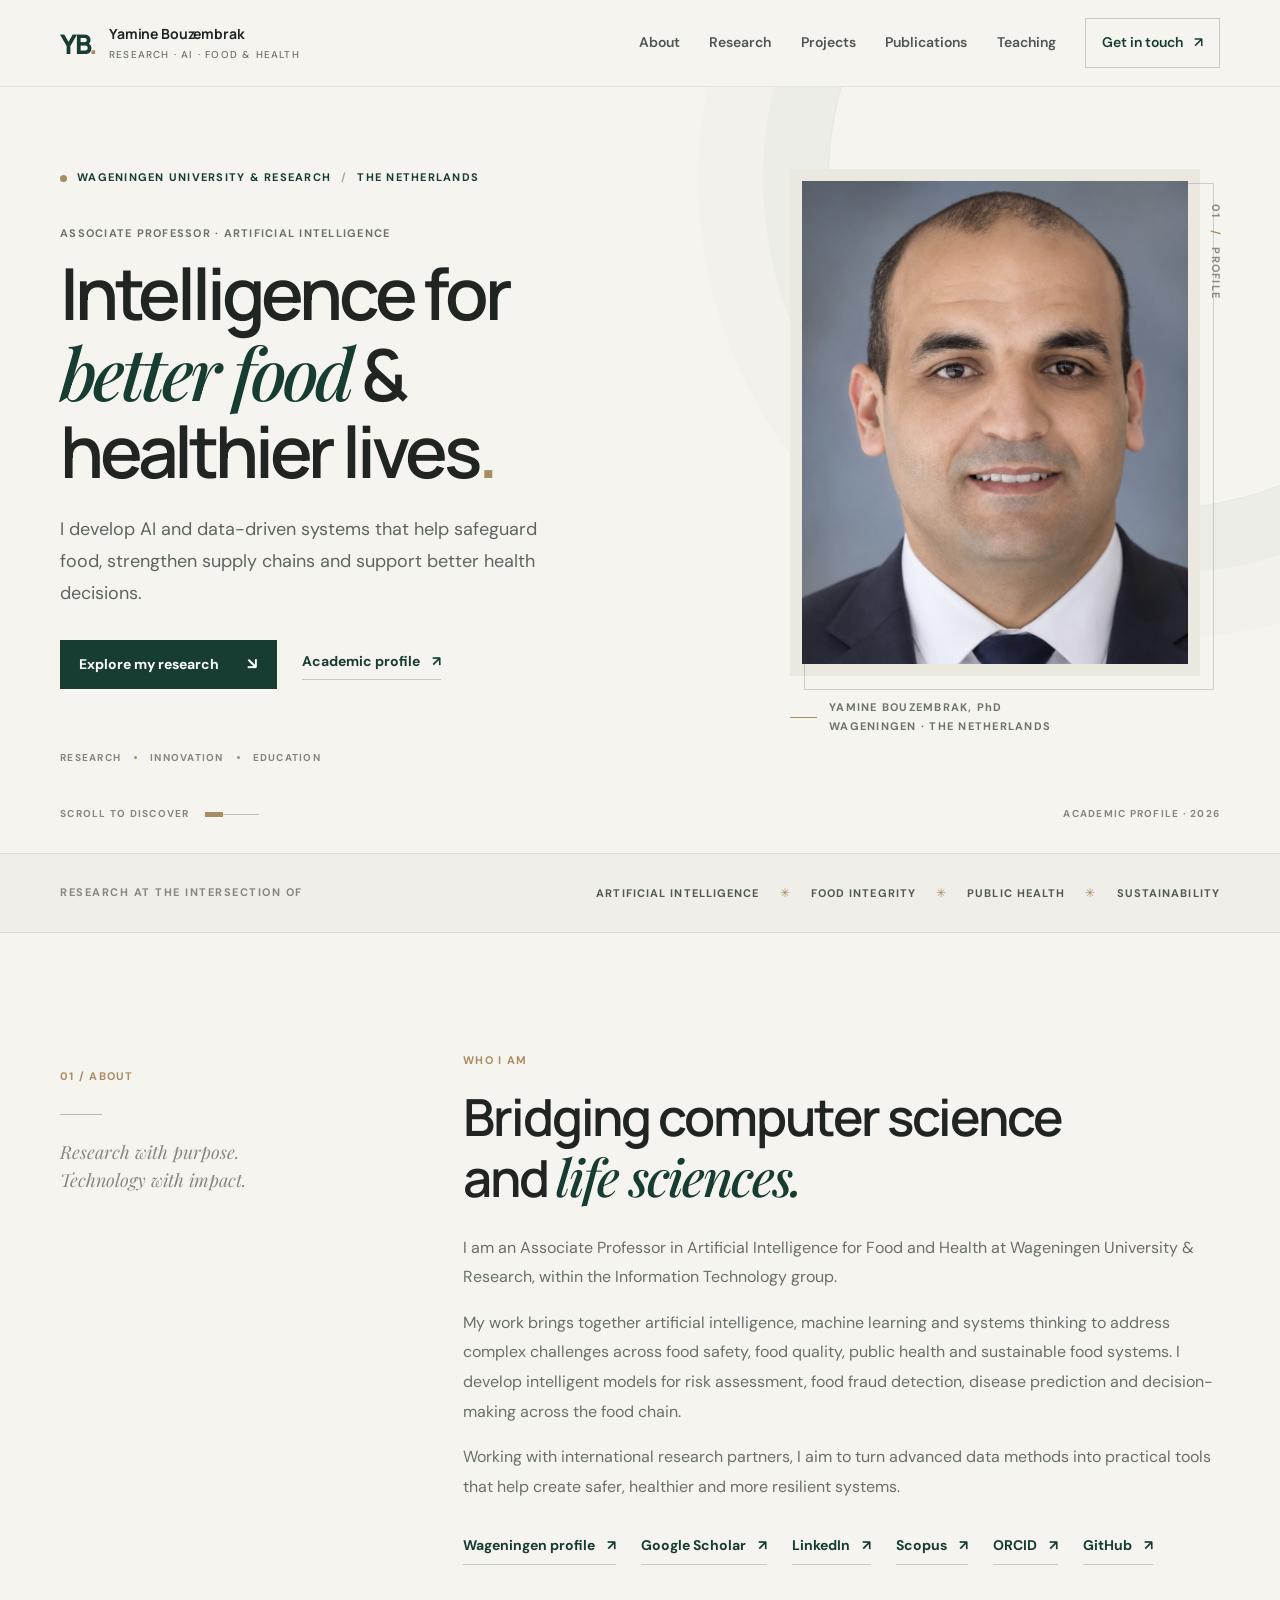
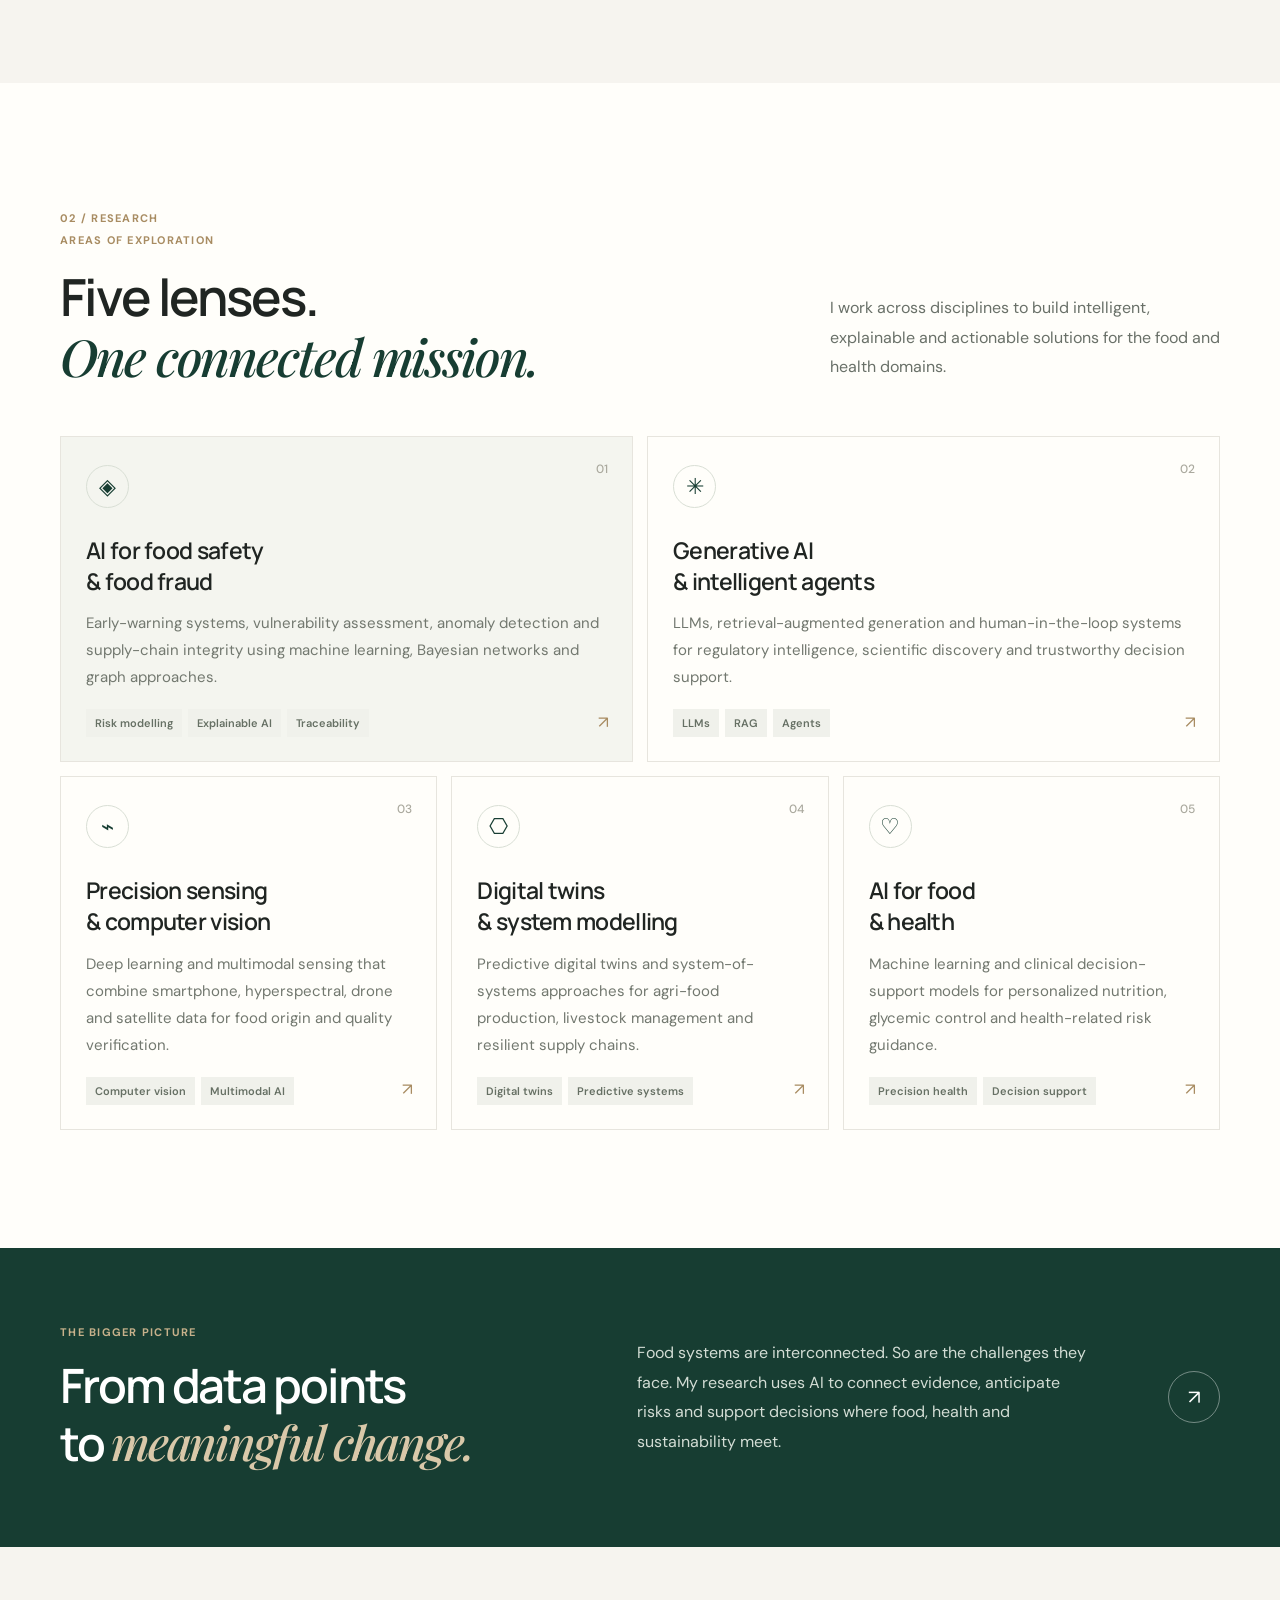
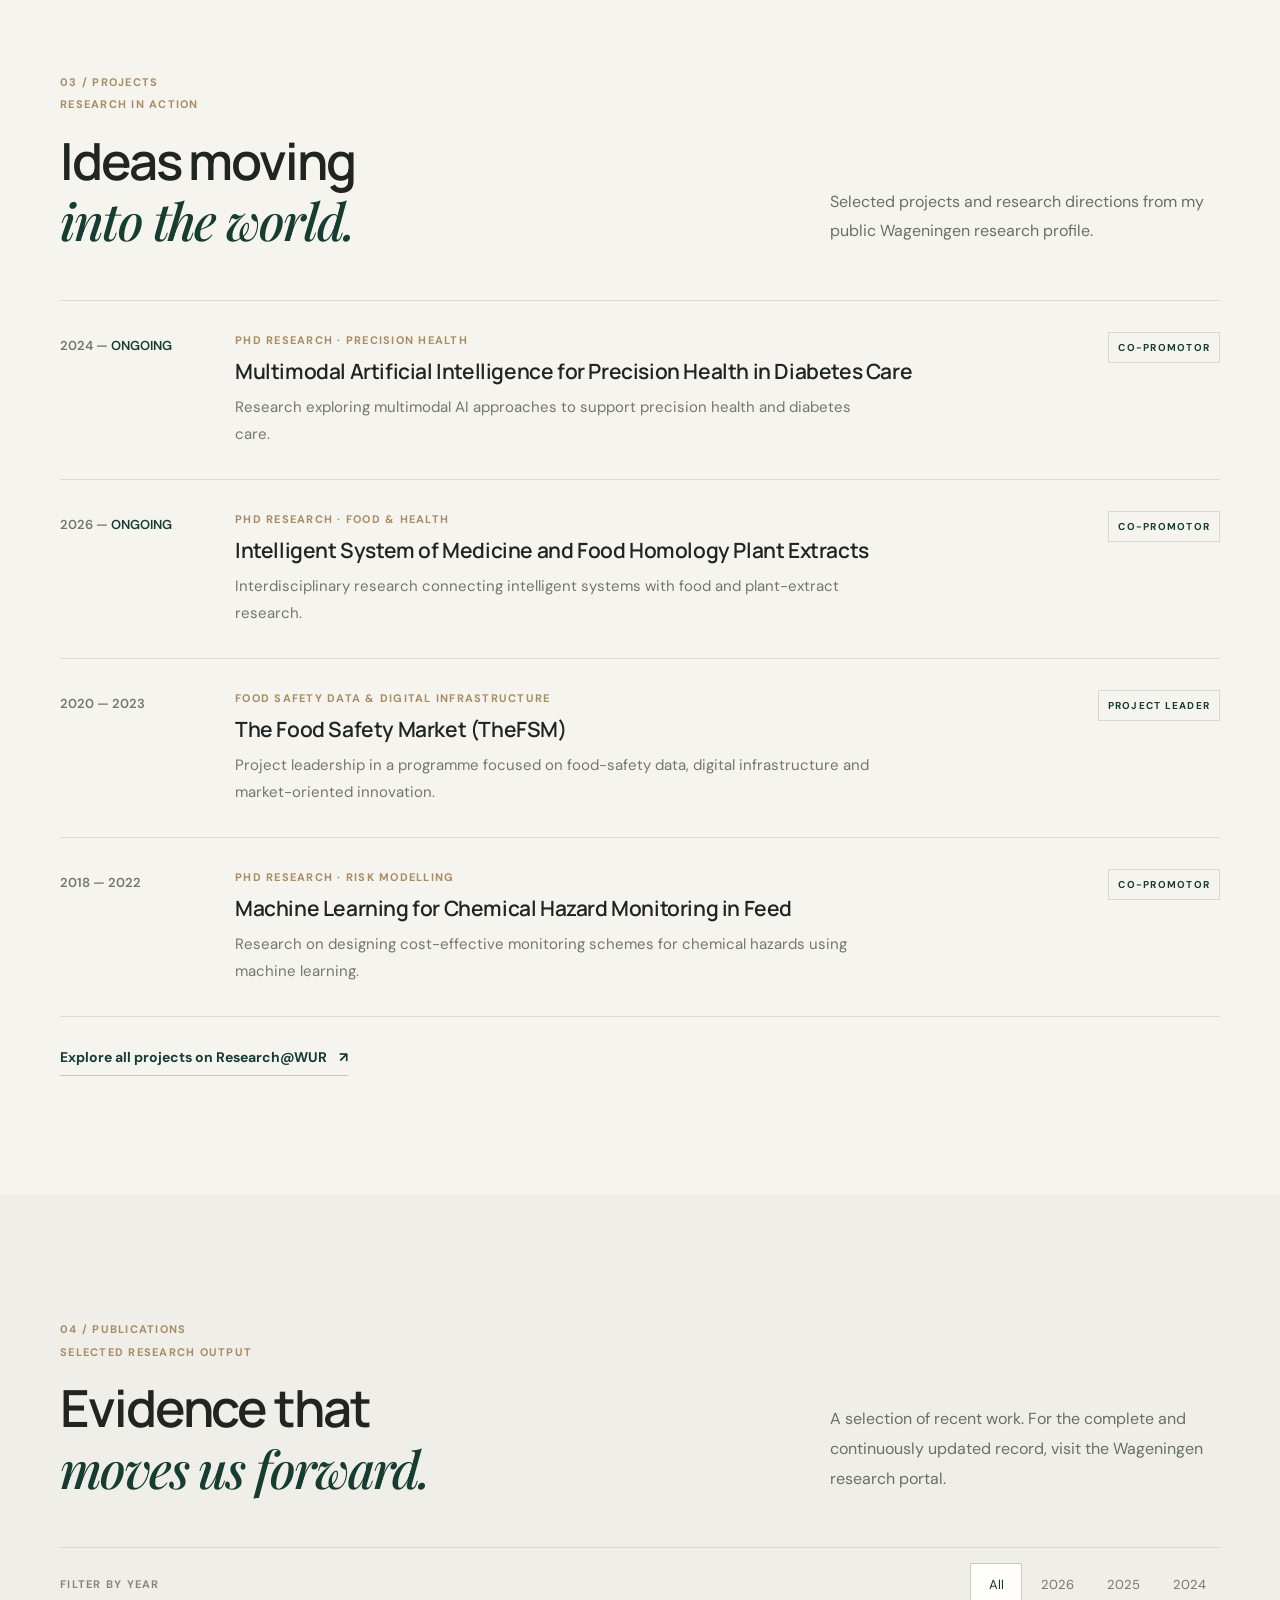
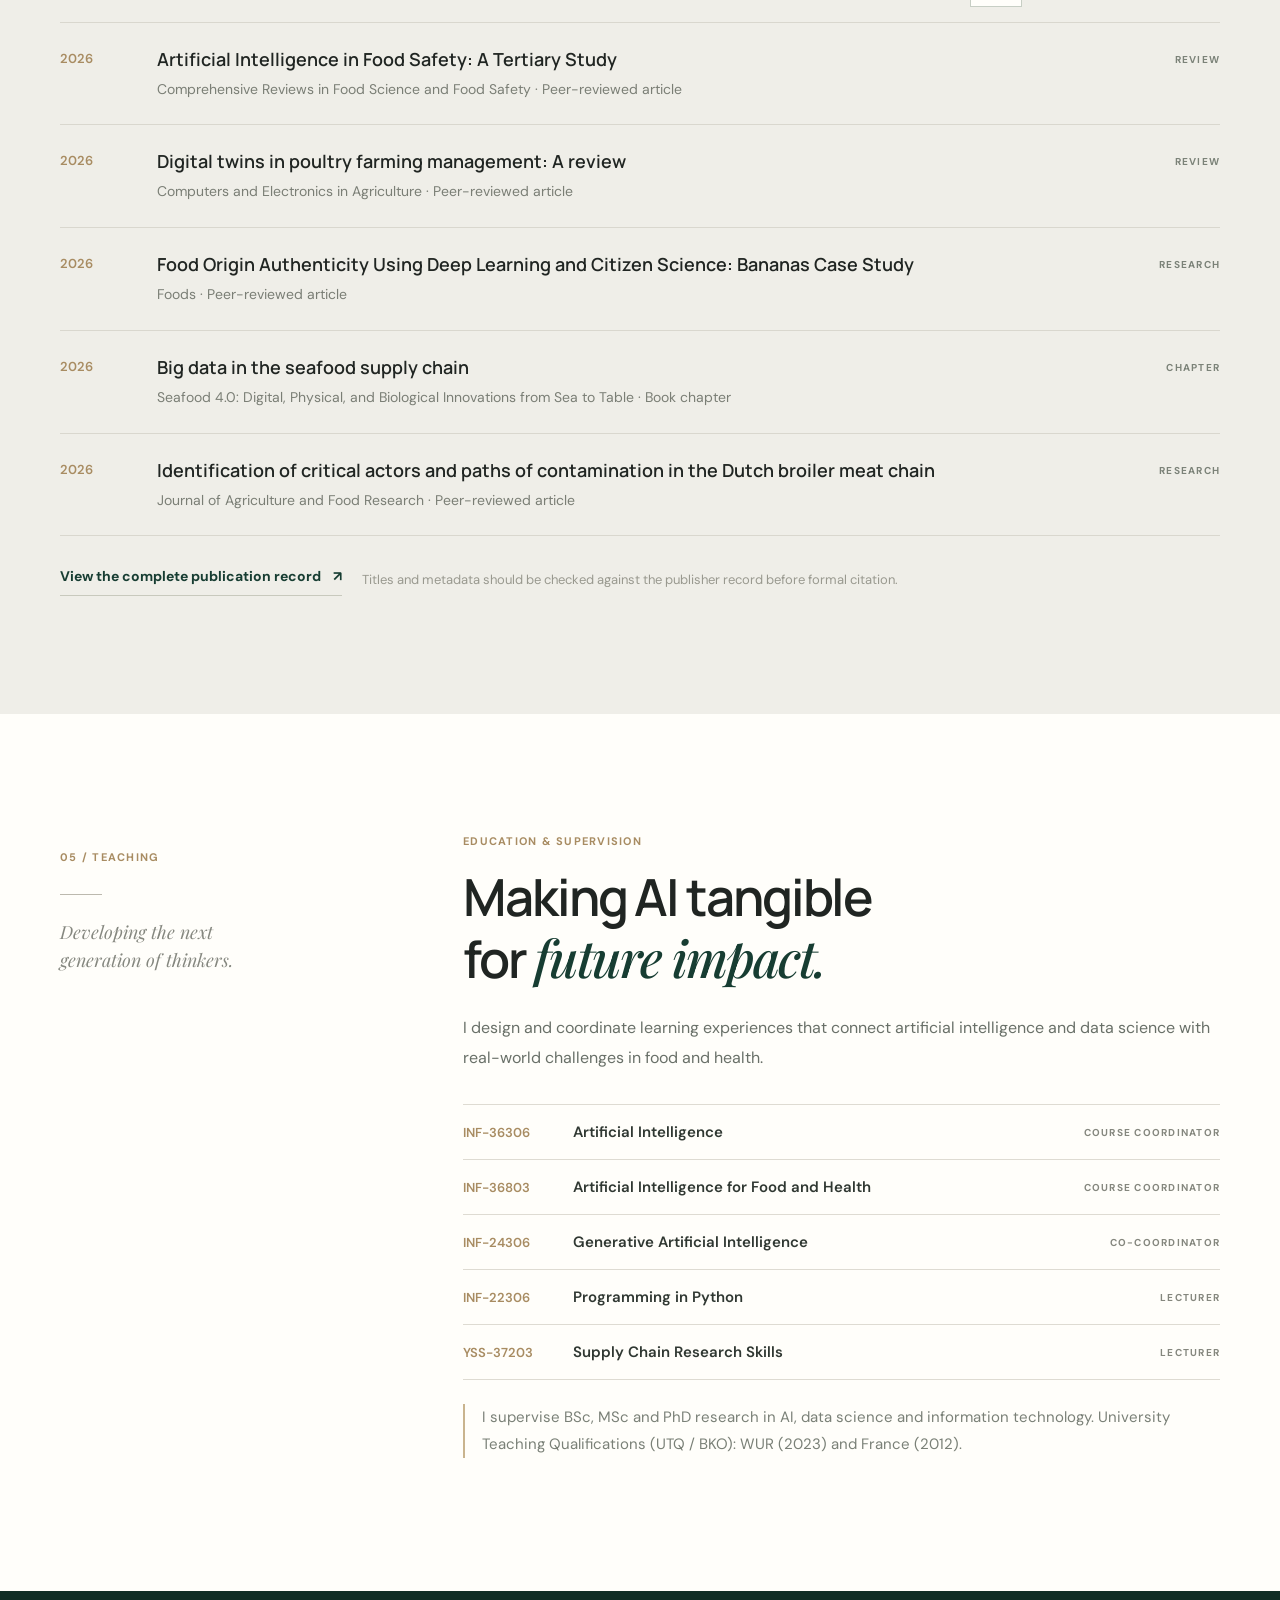
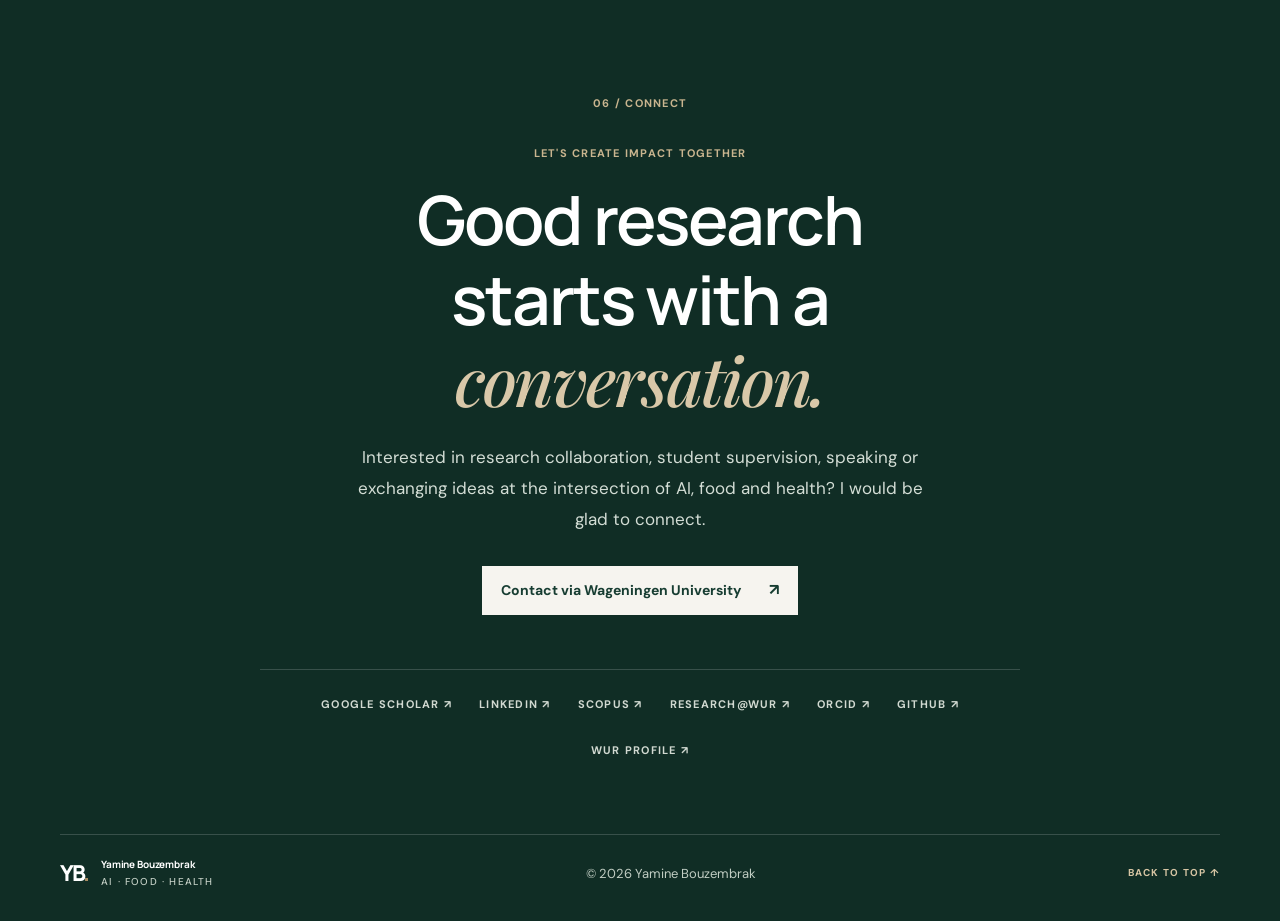
<file: index.html>
<!doctype html>
<html lang="en">
<head>
  <meta charset="utf-8">
  <meta name="viewport" content="width=device-width, initial-scale=1">
  <meta name="theme-color" content="#f6f4ef">
  <meta name="description" content="Yamine Bouzembrak, PhD — Associate Professor in Artificial Intelligence for Food and Health at Wageningen University & Research. Research in AI, food safety, food fraud, digital twins and precision health.">
  <meta property="og:title" content="Yamine Bouzembrak, PhD — AI for Food & Health">
  <meta property="og:description" content="Building intelligent systems for safer food, healthier lives and more resilient food systems.">
  <meta property="og:type" content="website">
  <meta property="og:image" content="yamine-bouzembrak.png">
  <meta name="author" content="Yamine Bouzembrak">
  <title>Yamine Bouzembrak, PhD — AI for Food & Health</title>
  <link rel="preconnect" href="https://fonts.googleapis.com">
  <link rel="preconnect" href="https://fonts.gstatic.com" crossorigin>
  <link href="https://fonts.googleapis.com/css2?family=DM+Sans:wght@400;500;600;700&family=Manrope:wght@400;500;600;700;800&family=Playfair+Display:ital,wght@0,500;0,600;0,700;1,500;1,600&display=swap" rel="stylesheet">
  <link rel="stylesheet" href="styles.css">
  <script type="application/ld+json">
  {
    "@context":"https://schema.org",
    "@type":"Person",
    "name":"Yamine Bouzembrak",
    "honorificSuffix":"PhD",
    "jobTitle":"Associate Professor in Artificial Intelligence for Food and Health",
    "worksFor":{"@type":"CollegeOrUniversity","name":"Wageningen University & Research","url":"https://www.wur.nl/"},
    "url":"https://yamine15.github.io/",
    "sameAs":[
      "https://research.wur.nl/en/persons/yamine-bouzembrak/",
      "https://orcid.org/0000-0001-8028-0847",
      "https://github.com/yamine15"
    ],
    "knowsAbout":["Artificial Intelligence","Food Safety","Food Fraud","Generative AI","Digital Twins","Precision Health","Machine Learning"]
  }
  </script>
  <script type="application/ld+json">
{
  "@context": "https://schema.org",
  "@type": "Person",
  "@id": "https://github.io",
  "name": "Yamine Bouzembrak",
  "honorificSuffix": "PhD",
  "jobTitle": "Associate Professor",
  "description": "Associate Professor in Artificial Intelligence for Food and Health at Wageningen University & Research, specializing in AI for food safety, food fraud detection, generative AI, digital twins, and precision health.",
  "url": "https://github.io",
  "image": "https://github.ioassets/yamine-bouzembrak.png",
  "affiliation": {
    "@type": "Organization",
    "name": "Wageningen University & Research",
    "department": "Information Technology Group",
    "url": "https://wur.nl"
  },
  "knowsAbout": [
    "Artificial Intelligence",
    "Machine Learning",
    "Food Safety",
    "Food Fraud",
    "Digital Twins",
    "Precision Health",
    "Generative AI"
  ],
  "sameAs": [
    "https://wikidata.org",
    "https://wur.nlen/persons/y-yamine-bouzembrak-phd",
    "https://wur.nl",
    "https://google.com",
    "https://github.com"
  ]
}
</script>
</head>
<body>
  <a class="skip-link" href="#main">Skip to content</a>
  <div class="reading-progress" id="progress" aria-hidden="true"></div>

  <header class="site-header" id="top">
    <div class="header-inner">
      <a class="brand" href="#top" aria-label="Yamine Bouzembrak home">
        <span class="brand-mark">YB<span>.</span></span>
        <span class="brand-name">Yamine Bouzembrak<small>RESEARCH · AI · FOOD & HEALTH</small></span>
      </a>
      <button class="menu-toggle" id="menuToggle" aria-label="Open navigation" aria-expanded="false" aria-controls="nav">
        <span></span><span></span>
      </button>
      <nav class="nav" id="nav" aria-label="Main navigation">
        <a href="#about">About</a><a href="#research">Research</a><a href="#projects">Projects</a><a href="#publications">Publications</a><a href="#teaching">Teaching</a>
        <a class="nav-contact" href="#contact">Get in touch <span>↗</span></a>
      </nav>
    </div>
  </header>

  <main id="main">
    <section class="hero" aria-labelledby="hero-title">
      <div class="container hero-layout">
        <div class="hero-copy reveal">
          <p class="eyebrow"><span class="eyebrow-mark"></span> WAGENINGEN UNIVERSITY & RESEARCH <span class="eyebrow-divider">/</span> THE NETHERLANDS</p>
          <p class="role-label">ASSOCIATE PROFESSOR · ARTIFICIAL INTELLIGENCE</p>
          <h1 id="hero-title">Intelligence for<br><em>better food</em> &amp;<br>healthier lives<span class="period">.</span></h1>
          <p class="hero-intro">I develop AI and data-driven systems that help safeguard food, strengthen supply chains and support better health decisions.</p>
          <div class="hero-actions">
            <a class="button button-primary" href="#research">Explore my research <span>↘</span></a>
            <a class="text-link" href="https://research.wur.nl/en/persons/yamine-bouzembrak/" target="_blank" rel="noreferrer">Academic profile <span>↗</span></a>
          </div>
          <div class="hero-footnote"><span>RESEARCH</span><i></i><span>INNOVATION</span><i></i><span>EDUCATION</span></div>
        </div>
        <div class="hero-portrait-wrap reveal">
          <div class="portrait-frame">
            <img class="hero-portrait" src="assets/yamine-bouzembrak.png" alt="Professional portrait of Yamine Bouzembrak">
          </div>
          <div class="portrait-caption"><span class="caption-rule"></span><span>YAMINE BOUZEMBRAK, PhD<br>WAGENINGEN · THE NETHERLANDS</span></div>
          <div class="portrait-index">01 <span>/</span> PROFILE</div>
        </div>
      </div>
      <div class="hero-bottom container"><span>SCROLL TO DISCOVER</span><span class="scroll-indicator"></span><span class="hero-edition">ACADEMIC PROFILE · 2026</span></div>
    </section>

    <section class="intro-strip" aria-label="Research disciplines">
      <div class="container strip-inner">
        <p>RESEARCH AT THE INTERSECTION OF</p>
        <div class="strip-topics"><span>ARTIFICIAL INTELLIGENCE</span><b>✳</b><span>FOOD INTEGRITY</span><b>✳</b><span>PUBLIC HEALTH</span><b>✳</b><span>SUSTAINABILITY</span></div>
      </div>
    </section>

    <section class="section about-section" id="about">
      <div class="container two-col">
        <aside class="section-side reveal"><span class="section-number">01 / ABOUT</span><div class="side-rule"></div><p class="side-note">Research with purpose.<br>Technology with impact.</p></aside>
        <div class="section-main reveal">
          <p class="overline">WHO I AM</p>
          <h2>Bridging computer science<br>and <em>life sciences.</em></h2>
          <p class="lead">I am an Associate Professor in Artificial Intelligence for Food and Health at Wageningen University &amp; Research, within the Information Technology group.</p>
          <p>My work brings together artificial intelligence, machine learning and systems thinking to address complex challenges across food safety, food quality, public health and sustainable food systems. I develop intelligent models for risk assessment, food fraud detection, disease prediction and decision-making across the food chain.</p>
          <p>Working with international research partners, I aim to turn advanced data methods into practical tools that help create safer, healthier and more resilient systems.</p>
          <div class="about-links">
            <a class="text-link" href="https://www.wur.nl/en/persons/y-yamine-bouzembrak-phd" target="_blank" rel="noreferrer">Wageningen profile <span>↗</span></a>
            <a class="text-link" href="https://scholar.google.com/citations?view_op=search_authors&amp;mauthors=Yamine+Bouzembrak" target="_blank" rel="noreferrer">Google Scholar <span>↗</span></a>
            <a class="text-link" href="https://www.linkedin.com/in/yamine-bouzembrak-80184811/" target="_blank" rel="noreferrer">LinkedIn <span>↗</span></a>
            <a class="text-link" href="https://www.scopus.com/authid/detail.uri?authorId=44860959400" target="_blank" rel="noreferrer">Scopus <span>↗</span></a>
            <a class="text-link" href="https://orcid.org/0000-0001-8028-0847" target="_blank" rel="noreferrer">ORCID <span>↗</span></a>
            <a class="text-link" href="https://github.com/yamine15" target="_blank" rel="noreferrer">GitHub <span>↗</span></a>
          </div>
        </div>
      </div>
    </section>

    <section class="section research-section" id="research">
      <div class="container">
        <div class="section-heading reveal">
          <div><span class="section-number">02 / RESEARCH</span><p class="overline">AREAS OF EXPLORATION</p><h2>Five lenses.<br><em>One connected mission.</em></h2></div>
          <p class="heading-aside">I work across disciplines to build intelligent, explainable and actionable solutions for the food and health domains.</p>
        </div>
        <div class="research-grid">
          <article class="research-card research-feature reveal"><span class="card-index">01</span><div class="research-icon">◈</div><h3>AI for food safety<br>&amp; food fraud</h3><p>Early-warning systems, vulnerability assessment, anomaly detection and supply-chain integrity using machine learning, Bayesian networks and graph approaches.</p><div class="tag-row"><span>Risk modelling</span><span>Explainable AI</span><span>Traceability</span></div><span class="card-arrow">↗</span></article>
          <article class="research-card reveal"><span class="card-index">02</span><div class="research-icon">✳</div><h3>Generative AI<br>&amp; intelligent agents</h3><p>LLMs, retrieval-augmented generation and human-in-the-loop systems for regulatory intelligence, scientific discovery and trustworthy decision support.</p><div class="tag-row"><span>LLMs</span><span>RAG</span><span>Agents</span></div><span class="card-arrow">↗</span></article>
          <article class="research-card reveal"><span class="card-index">03</span><div class="research-icon">⌁</div><h3>Precision sensing<br>&amp; computer vision</h3><p>Deep learning and multimodal sensing that combine smartphone, hyperspectral, drone and satellite data for food origin and quality verification.</p><div class="tag-row"><span>Computer vision</span><span>Multimodal AI</span></div><span class="card-arrow">↗</span></article>
          <article class="research-card reveal"><span class="card-index">04</span><div class="research-icon">⎔</div><h3>Digital twins<br>&amp; system modelling</h3><p>Predictive digital twins and system-of-systems approaches for agri-food production, livestock management and resilient supply chains.</p><div class="tag-row"><span>Digital twins</span><span>Predictive systems</span></div><span class="card-arrow">↗</span></article>
          <article class="research-card reveal"><span class="card-index">05</span><div class="research-icon">♡</div><h3>AI for food<br>&amp; health</h3><p>Machine learning and clinical decision-support models for personalized nutrition, glycemic control and health-related risk guidance.</p><div class="tag-row"><span>Precision health</span><span>Decision support</span></div><span class="card-arrow">↗</span></article>
        </div>
      </div>
    </section>

    <section class="impact-band">
      <div class="container impact-inner reveal">
        <div><p class="overline">THE BIGGER PICTURE</p><h2>From data points<br>to <em>meaningful change.</em></h2></div>
        <p>Food systems are interconnected. So are the challenges they face. My research uses AI to connect evidence, anticipate risks and support decisions where food, health and sustainability meet.</p>
        <a class="round-link" href="https://research.wur.nl/en/persons/yamine-bouzembrak/" target="_blank" rel="noreferrer" aria-label="Explore research profile">↗</a>
      </div>
    </section>

    <section class="section projects-section" id="projects">
      <div class="container">
        <div class="section-heading reveal"><div><span class="section-number">03 / PROJECTS</span><p class="overline">RESEARCH IN ACTION</p><h2>Ideas moving<br><em>into the world.</em></h2></div><p class="heading-aside">Selected projects and research directions from my public Wageningen research profile.</p></div>
        <div class="project-list">
          <article class="project-item reveal"><div class="project-year">2024 — <span>ONGOING</span></div><div class="project-content"><p class="project-type">PHD RESEARCH · PRECISION HEALTH</p><h3>Multimodal Artificial Intelligence for Precision Health in Diabetes Care</h3><p>Research exploring multimodal AI approaches to support precision health and diabetes care.</p></div><div class="project-role">CO-PROMOTOR</div></article>
          <article class="project-item reveal"><div class="project-year">2026 — <span>ONGOING</span></div><div class="project-content"><p class="project-type">PHD RESEARCH · FOOD &amp; HEALTH</p><h3>Intelligent System of Medicine and Food Homology Plant Extracts</h3><p>Interdisciplinary research connecting intelligent systems with food and plant-extract research.</p></div><div class="project-role">CO-PROMOTOR</div></article>
          <article class="project-item reveal"><div class="project-year">2020 — 2023</div><div class="project-content"><p class="project-type">FOOD SAFETY DATA &amp; DIGITAL INFRASTRUCTURE</p><h3>The Food Safety Market (TheFSM)</h3><p>Project leadership in a programme focused on food-safety data, digital infrastructure and market-oriented innovation.</p></div><div class="project-role">PROJECT LEADER</div></article>
          <article class="project-item reveal"><div class="project-year">2018 — 2022</div><div class="project-content"><p class="project-type">PHD RESEARCH · RISK MODELLING</p><h3>Machine Learning for Chemical Hazard Monitoring in Feed</h3><p>Research on designing cost-effective monitoring schemes for chemical hazards using machine learning.</p></div><div class="project-role">CO-PROMOTOR</div></article>
        </div>
        <div class="section-footer-link"><a class="text-link" href="https://research.wur.nl/en/persons/yamine-bouzembrak/" target="_blank" rel="noreferrer">Explore all projects on Research@WUR <span>↗</span></a></div>
      </div>
    </section>

    <section class="section publications-section" id="publications">
      <div class="container">
        <div class="section-heading reveal"><div><span class="section-number">04 / PUBLICATIONS</span><p class="overline">SELECTED RESEARCH OUTPUT</p><h2>Evidence that<br><em>moves us forward.</em></h2></div><p class="heading-aside">A selection of recent work. For the complete and continuously updated record, visit the Wageningen research portal.</p></div>
        <div class="publication-toolbar reveal">
          <div class="filter-label">FILTER BY YEAR</div>
          <div class="filter-buttons" role="group" aria-label="Filter publications by year">
            <button class="filter-btn active" data-filter="all" aria-pressed="true">All</button>
            <button class="filter-btn" data-filter="2026" aria-pressed="false">2026</button>
            <button class="filter-btn" data-filter="2025" aria-pressed="false">2025</button>
            <button class="filter-btn" data-filter="2024" aria-pressed="false">2024</button>
          </div>
        </div>
        <div class="publication-list" id="publicationList" aria-live="polite">
          <article class="publication reveal" data-year="2026"><span class="pub-year">2026</span><div class="pub-main"><h3>Artificial Intelligence in Food Safety: A Tertiary Study</h3><p>Comprehensive Reviews in Food Science and Food Safety · Peer-reviewed article</p></div><span class="pub-type">REVIEW</span></article>
          <article class="publication reveal" data-year="2026"><span class="pub-year">2026</span><div class="pub-main"><h3>Digital twins in poultry farming management: A review</h3><p>Computers and Electronics in Agriculture · Peer-reviewed article</p></div><span class="pub-type">REVIEW</span></article>
          <article class="publication reveal" data-year="2026"><span class="pub-year">2026</span><div class="pub-main"><h3>Food Origin Authenticity Using Deep Learning and Citizen Science: Bananas Case Study</h3><p>Foods · Peer-reviewed article</p></div><span class="pub-type">RESEARCH</span></article>
          <article class="publication reveal" data-year="2026"><span class="pub-year">2026</span><div class="pub-main"><h3>Big data in the seafood supply chain</h3><p>Seafood 4.0: Digital, Physical, and Biological Innovations from Sea to Table · Book chapter</p></div><span class="pub-type">CHAPTER</span></article>
          <article class="publication reveal" data-year="2026"><span class="pub-year">2026</span><div class="pub-main"><h3>Identification of critical actors and paths of contamination in the Dutch broiler meat chain</h3><p>Journal of Agriculture and Food Research · Peer-reviewed article</p></div><span class="pub-type">RESEARCH</span></article>
        </div>
        <div class="section-footer-link"><a class="text-link" href="https://research.wur.nl/en/persons/yamine-bouzembrak/" target="_blank" rel="noreferrer">View the complete publication record <span>↗</span></a><span class="small-muted">Titles and metadata should be checked against the publisher record before formal citation.</span></div>
      </div>
    </section>

    <section class="section teaching-section" id="teaching">
      <div class="container two-col">
        <aside class="section-side reveal"><span class="section-number">05 / TEACHING</span><div class="side-rule"></div><p class="side-note">Developing the next<br>generation of thinkers.</p></aside>
        <div class="section-main reveal">
          <p class="overline">EDUCATION &amp; SUPERVISION</p><h2>Making AI tangible<br>for <em>future impact.</em></h2>
          <p class="lead">I design and coordinate learning experiences that connect artificial intelligence and data science with real-world challenges in food and health.</p>
          <div class="course-list">
            <div><span>INF-36306</span><b>Artificial Intelligence</b><small>COURSE COORDINATOR</small></div>
            <div><span>INF-36803</span><b>Artificial Intelligence for Food and Health</b><small>COURSE COORDINATOR</small></div>
            <div><span>INF-24306</span><b>Generative Artificial Intelligence</b><small>CO-COORDINATOR</small></div>
            <div><span>INF-22306</span><b>Programming in Python</b><small>LECTURER</small></div>
            <div><span>YSS-37203</span><b>Supply Chain Research Skills</b><small>LECTURER</small></div>
          </div>
          <p class="teaching-note">I supervise BSc, MSc and PhD research in AI, data science and information technology. University Teaching Qualifications (UTQ / BKO): WUR (2023) and France (2012).</p>
        </div>
      </div>
    </section>

    <section class="contact-section" id="contact">
      <div class="container contact-inner reveal">
        <span class="section-number">06 / CONNECT</span><p class="overline">LET'S CREATE IMPACT TOGETHER</p>
        <h2>Good research<br>starts with a <em>conversation.</em></h2>
        <p class="contact-intro">Interested in research collaboration, student supervision, speaking or exchanging ideas at the intersection of AI, food and health? I would be glad to connect.</p>
        <a class="button button-light" href="https://www.wur.nl/en/persons/y-yamine-bouzembrak-phd" target="_blank" rel="noreferrer">Contact via Wageningen University <span>↗</span></a>
        <div class="social-links">
          <a href="https://scholar.google.com/citations?view_op=search_authors&amp;mauthors=Yamine+Bouzembrak" target="_blank" rel="noreferrer">GOOGLE SCHOLAR ↗</a>
          <a href="https://www.linkedin.com/in/yamine-bouzembrak-80184811/" target="_blank" rel="noreferrer">LINKEDIN ↗</a>
          <a href="https://www.scopus.com/authid/detail.uri?authorId=44860959400" target="_blank" rel="noreferrer">SCOPUS ↗</a>
          <a href="https://research.wur.nl/en/persons/yamine-bouzembrak/" target="_blank" rel="noreferrer">RESEARCH@WUR ↗</a>
          <a href="https://orcid.org/0000-0001-8028-0847" target="_blank" rel="noreferrer">ORCID ↗</a>
          <a href="https://github.com/yamine15" target="_blank" rel="noreferrer">GITHUB ↗</a>
          <a href="https://www.wur.nl/en/persons/y-yamine-bouzembrak-phd" target="_blank" rel="noreferrer">WUR PROFILE ↗</a>
        </div>
      </div>
      <footer class="container footer">
        <a class="brand footer-brand" href="#top"><span class="brand-mark">YB<span>.</span></span><span class="brand-name">Yamine Bouzembrak<small>AI · FOOD · HEALTH</small></span></a>
        <span>© <span id="year"></span> Yamine Bouzembrak</span>
        <a href="#top" class="back-top">BACK TO TOP ↑</a>
      </footer>
    </section>
  </main>
  <script src="script.js"></script>
</body>
</html>
</file>
<file: styles.css>
/* Yamine Bouzembrak — premium editorial design */
:root {
  --paper: #f6f4ef;
  --paper-deep: #eeece5;
  --white: #fffefa;
  --ink: #202522;
  --muted: #6e746d;
  --line: #dedbd2;
  --green: #173d32;
  --green-dark: #102d25;
  --green-soft: #e6ece5;
  --gold: #a88c62;
  --serif: "Playfair Display", Georgia, serif;
  --sans: "DM Sans", Arial, sans-serif;
  --display: "Manrope", Arial, sans-serif;
  --container: 1160px;
}
* { box-sizing: border-box; }
html { scroll-behavior: smooth; scroll-padding-top: 96px; }
body { margin: 0; background: var(--paper); color: var(--ink); font-family: var(--sans); font-size: 15px; line-height: 1.75; -webkit-font-smoothing: antialiased; }
a { color: inherit; text-decoration: none; }
button { font: inherit; }
img { max-width: 100%; display: block; }
.container { width: min(var(--container), calc(100% - 64px)); margin-inline: auto; }
.skip-link { position: fixed; z-index: 1000; top: 10px; left: 10px; padding: 10px 16px; background: var(--green); color: white; transform: translateY(-150%); }
.skip-link:focus { transform: translateY(0); }
.reading-progress { position: fixed; z-index: 1001; top: 0; left: 0; height: 3px; width: 0; background: var(--gold); }
.site-header { position: sticky; top: 0; z-index: 100; background: rgba(246,244,239,.94); border-bottom: 1px solid rgba(32,37,34,.08); backdrop-filter: blur(16px); }
.header-inner { width: min(var(--container), calc(100% - 64px)); min-height: 86px; margin: auto; display: flex; align-items: center; justify-content: space-between; gap: 32px; }
.brand { display: inline-flex; align-items: center; gap: 13px; flex-shrink: 0; }
.brand-mark { font: 800 27px/1 var(--display); letter-spacing: -2px; color: var(--green); }
.brand-mark span { color: var(--gold); }
.brand-name { display: flex; flex-direction: column; font: 700 12px/1.3 var(--display); letter-spacing: -.15px; }
.brand-name small { margin-top: 5px; color: var(--muted); font: 500 8px/1.2 var(--sans); letter-spacing: 1.4px; }
.nav { display: flex; align-items: center; gap: clamp(16px, 2.3vw, 30px); }
.nav a { color: #4f5650; font-size: 12px; font-weight: 600; transition: color .2s ease; }
.nav a:hover, .nav a:focus-visible { color: var(--green); }
.nav .nav-contact { padding: 11px 16px; border: 1px solid #c9c9be; color: var(--green); }
.nav-contact span { margin-left: 8px; }
.menu-toggle { display: none; border: 0; background: transparent; padding: 10px; cursor: pointer; }
.menu-toggle span { display: block; width: 23px; height: 1px; margin: 6px 0; background: var(--green); transition: transform .2s; }

.hero { position: relative; overflow: hidden; padding: 82px 0 30px; background: var(--paper); }
.hero::before { content: ""; position: absolute; width: 660px; height: 660px; right: -210px; top: -240px; border: 1px solid rgba(23,61,50,.07); border-radius: 50%; box-shadow: 0 0 0 65px rgba(23,61,50,.018), 0 0 0 130px rgba(23,61,50,.014); pointer-events: none; }
.hero-layout { position: relative; z-index: 1; display: grid; grid-template-columns: 1.05fr .78fr; gap: 8%; align-items: center; min-height: 520px; }
.eyebrow, .role-label, .overline, .section-number, .hero-footnote, .hero-bottom, .visual-label, .portrait-caption, .portrait-index, .project-type, .project-role, .pub-type, .filter-label, .course-list small, .social-links, .back-top { font-family: var(--sans); font-size: 9px; font-weight: 700; letter-spacing: 1.55px; }
.eyebrow { display: flex; align-items: center; flex-wrap: wrap; gap: 10px; color: var(--green); }
.eyebrow-mark { width: 7px; height: 7px; border-radius: 50%; background: var(--gold); }
.eyebrow-divider { color: #b5a88f; }
.role-label { margin: 38px 0 13px; color: var(--muted); }
h1, h2, h3, p { margin-top: 0; }
h1 { margin-bottom: 22px; font: 600 clamp(48px, 5.6vw, 76px)/1.08 var(--display); letter-spacing: -4.2px; }
h1 em, h2 em { color: var(--green); font-family: var(--serif); font-weight: 500; }
.period { color: var(--gold); }
.hero-intro { max-width: 490px; margin-bottom: 30px; color: #5d655e; font-size: 16px; line-height: 1.85; }
.hero-actions { display: flex; align-items: center; flex-wrap: wrap; gap: 25px; }
.button { min-height: 49px; display: inline-flex; align-items: center; justify-content: center; gap: 28px; padding: 0 19px; font-size: 11px; font-weight: 700; transition: transform .2s, background .2s, color .2s; }
.button:hover { transform: translateY(-2px); }
.button-primary { background: var(--green); color: white; }
.button-primary:hover { background: var(--green-dark); }
.button span { font-size: 16px; }
.text-link { display: inline-flex; align-items: center; gap: 12px; color: var(--green); font-size: 11px; font-weight: 700; border-bottom: 1px solid #c8c9bd; padding-bottom: 5px; transition: gap .2s, border-color .2s; }
.text-link:hover { gap: 17px; border-color: var(--green); }
.hero-footnote { display: flex; align-items: center; gap: 13px; margin-top: 60px; color: #85877f; font-size: 8px; }
.hero-footnote i { width: 3px; height: 3px; border-radius: 50%; background: var(--gold); }
.hero-portrait-wrap { position: relative; width: min(100%, 430px); justify-self: end; padding: 0 20px 30px 0; }
.portrait-frame { position: relative; padding: 12px; background: #ebe8df; }
.portrait-frame::before { content: ""; position: absolute; inset: 0; border: 1px solid rgba(23,61,50,.2); transform: translate(14px,14px); pointer-events: none; }
.hero-portrait { position: relative; z-index: 1; width: 100%; aspect-ratio: 4 / 5; object-fit: cover; object-position: center 32%; filter: saturate(.88); }
.portrait-caption { display: flex; align-items: center; gap: 12px; margin-top: 22px; color: var(--muted); font-size: 8px; line-height: 1.8; }
.caption-rule { width: 27px; height: 1px; background: var(--gold); }
.portrait-index { position: absolute; right: -5px; top: 35px; writing-mode: vertical-rl; color: #8c8c80; font-size: 8px; }
.portrait-index span { color: var(--gold); margin: 7px 0; }
.hero-bottom { display: flex; align-items: center; gap: 15px; margin-top: 38px; color: #85877f; font-size: 8px; }
.scroll-indicator { width: 54px; height: 1px; background: #c6c2b7; position: relative; }
.scroll-indicator::after { content: ""; position: absolute; left: 0; top: -2px; height: 5px; width: 18px; background: var(--gold); }
.hero-edition { margin-left: auto; }
.intro-strip { border-top: 1px solid var(--line); border-bottom: 1px solid var(--line); background: #f0eee8; }
.strip-inner { min-height: 78px; display: flex; align-items: center; justify-content: space-between; gap: 30px; }
.strip-inner p { margin: 0; color: #88877d; font-size: 8px; font-weight: 700; letter-spacing: 1.5px; white-space: nowrap; }
.strip-topics { display: flex; flex-wrap: wrap; align-items: center; justify-content: flex-end; gap: 18px; color: #515951; font-size: 8px; font-weight: 700; letter-spacing: 1.1px; }
.strip-topics b { color: var(--gold); font-size: 12px; font-weight: 400; }

.section { padding: 118px 0; }
.two-col { display: grid; grid-template-columns: .55fr 1.45fr; gap: 10%; }
.section-side { padding-top: 8px; }
.section-number { color: var(--gold); font-size: 9px; }
.side-rule { width: 42px; height: 1px; margin: 24px 0; background: #bcb9ae; }
.side-note { color: #85877f; font: italic 17px/1.55 var(--serif); }
.overline { margin-bottom: 15px; color: var(--gold); font-size: 9px; }
h2 { margin-bottom: 25px; font: 600 clamp(36px, 4vw, 53px)/1.18 var(--display); letter-spacing: -2.1px; }
.section-main p:not(.overline), .heading-aside { color: #697068; font-size: 14px; line-height: 1.9; }
.section-main .lead { color: #353e37; font-size: 17px; line-height: 1.8; }
.about-links { display: flex; flex-wrap: wrap; gap: 25px; margin-top: 32px; }
.section-heading { display: flex; align-items: end; justify-content: space-between; gap: 50px; margin-bottom: 48px; }
.section-heading h2 { margin-bottom: 0; }
.heading-aside { max-width: 330px; margin: 0 0 6px; font-size: 13px; }
.research-section { background: var(--white); }
.research-grid { display: grid; grid-template-columns: repeat(6, 1fr); gap: 14px; }
.research-card { position: relative; grid-column: span 2; min-height: 300px; padding: 28px 25px 24px; border: 1px solid #e7e5de; background: #fffefa; transition: transform .25s, box-shadow .25s, border-color .25s; }
.research-card:hover { transform: translateY(-5px); border-color: #c8d2c8; box-shadow: 0 16px 35px rgba(29,48,37,.07); }
.research-feature { grid-column: span 3; background: #f4f5ef; }
.research-card:nth-child(2) { grid-column: span 3; }
.card-index { position: absolute; top: 24px; right: 24px; color: #aaa99e; font: 500 10px var(--sans); }
.research-icon { width: 43px; height: 43px; display: grid; place-items: center; margin-bottom: 27px; border: 1px solid #d9dfd5; border-radius: 50%; color: var(--green); font-size: 22px; }
.research-card h3 { margin-bottom: 13px; font: 600 21px/1.3 var(--display); letter-spacing: -.7px; }
.research-card p { min-height: 76px; margin-bottom: 18px; color: #72786f; font-size: 12px; line-height: 1.8; }
.tag-row { display: flex; flex-wrap: wrap; gap: 6px; padding-right: 22px; }
.tag-row span { padding: 5px 8px; background: #f0f1eb; color: #667064; font-size: 8px; font-weight: 600; }
.card-arrow { position: absolute; right: 23px; bottom: 24px; color: var(--gold); font-size: 17px; }
.impact-band { padding: 75px 0; background: var(--green); color: white; }
.impact-inner { display: grid; grid-template-columns: 1.1fr 1fr auto; align-items: center; gap: 7%; }
.impact-band .overline { color: #c7b18b; }
.impact-band h2 { margin: 0; color: white; font-size: clamp(34px, 3.7vw, 48px); }
.impact-band h2 em { color: #d9c8a9; }
.impact-band p:not(.overline) { margin: 0; color: #d3ddd5; font-size: 13px; line-height: 1.9; }
.round-link { width: 52px; height: 52px; display: grid; place-items: center; border: 1px solid rgba(255,255,255,.4); border-radius: 50%; color: white; font-size: 20px; transition: background .2s, color .2s; }
.round-link:hover { background: white; color: var(--green); }
.project-list { border-top: 1px solid var(--line); }
.project-item { display: grid; grid-template-columns: 145px 1fr 125px; gap: 30px; align-items: start; padding: 31px 0; border-bottom: 1px solid var(--line); transition: padding .2s; }
.project-item:hover { padding-left: 8px; }
.project-year { padding-top: 4px; color: #72786f; font: 600 10px var(--sans); }
.project-year span { color: var(--green); }
.project-type { margin-bottom: 8px; color: var(--gold); font-size: 8px; }
.project-content h3 { margin-bottom: 7px; font: 600 19px/1.4 var(--display); letter-spacing: -.4px; }
.project-content p:last-child { max-width: 650px; margin: 0; color: #72786f; font-size: 12px; line-height: 1.8; }
.project-role { justify-self: end; padding: 7px 9px; border: 1px solid #d8d9cf; color: var(--green); font-size: 8px; white-space: nowrap; }
.section-footer-link { display: flex; align-items: center; flex-wrap: wrap; gap: 20px; margin-top: 28px; }
.small-muted { color: #99998f; font-size: 10px; }
.publications-section { background: #efeee8; }
.publication-toolbar { display: flex; align-items: center; justify-content: space-between; gap: 20px; padding: 15px 0; border-top: 1px solid #d9d7ce; }
.filter-label { color: #87877d; font-size: 8px; }
.filter-buttons { display: flex; gap: 5px; }
.filter-btn { min-width: 47px; padding: 7px 11px; border: 1px solid transparent; background: transparent; color: #73786f; font-size: 10px; cursor: pointer; }
.filter-btn:hover, .filter-btn.active { border-color: #c7cec4; background: #fffefa; color: var(--green); }
.filter-btn:focus-visible, a:focus-visible, button:focus-visible { outline: 2px solid var(--gold); outline-offset: 3px; }
.publication-list { border-top: 1px solid #d9d7ce; }
.publication { display: grid; grid-template-columns: 75px 1fr 100px; gap: 22px; align-items: start; padding: 23px 0; border-bottom: 1px solid #d9d7ce; }
.publication[hidden] { display: none; }
.pub-year { padding-top: 4px; color: var(--gold); font: 600 11px var(--sans); }
.pub-main h3 { margin-bottom: 5px; font: 600 16px/1.45 var(--display); }
.pub-main p { margin: 0; color: #7a7e75; font-size: 11px; }
.pub-type { justify-self: end; padding-top: 5px; color: #7b8278; font-size: 8px; }
.teaching-section { background: var(--white); }
.course-list { margin: 32px 0 24px; border-top: 1px solid var(--line); }
.course-list > div { display: grid; grid-template-columns: 95px 1fr auto; gap: 15px; align-items: center; padding: 15px 0; border-bottom: 1px solid var(--line); }
.course-list span { color: var(--gold); font: 600 10px var(--sans); }
.course-list b { color: #303832; font-size: 12px; font-weight: 600; }
.course-list small { color: #85877e; font-size: 7px; text-align: right; }
.teaching-note { padding-left: 17px; border-left: 2px solid #c9b48e; color: #7a8077 !important; font-size: 12px !important; }
.contact-section { padding: 95px 0 25px; background: var(--green-dark); color: white; }
.contact-inner { max-width: 760px; text-align: center; }
.contact-section .section-number { color: #c9b58f; }
.contact-section .overline { margin-top: 27px; color: #c9b58f; }
.contact-section h2 { margin: 0 auto 20px; font-size: clamp(43px, 5.5vw, 68px); }
.contact-section h2 em { color: #d9c8a9; }
.contact-intro { max-width: 590px; margin: 0 auto 30px; color: #d3ddd5; font-size: 14px; line-height: 1.9; }
.button-light { background: var(--paper); color: var(--green); }
.button-light:hover { background: white; }
.social-links { display: flex; justify-content: center; flex-wrap: wrap; gap: 27px; margin-top: 54px; padding-top: 25px; border-top: 1px solid rgba(255,255,255,.17); color: #d1d9d1; font-size: 8px; }
.social-links a:hover { color: white; }
.footer { display: flex; align-items: center; justify-content: space-between; gap: 20px; margin-top: 75px; padding: 23px 0 8px; border-top: 1px solid rgba(255,255,255,.17); color: #c1cdc3; font-size: 10px; }
.footer-brand .brand-mark { color: white; font-size: 22px; }
.footer-brand .brand-name { color: white; font-size: 10px; }
.footer-brand .brand-name small { color: #c1cdc3; }
.back-top { color: #d7c5a4; font-size: 8px; }
.reveal { opacity: 0; transform: translateY(18px); transition: opacity .65s ease, transform .65s ease; }
.reveal.is-visible { opacity: 1; transform: translateY(0); }

@media (max-width: 900px) {
  .container, .header-inner { width: min(100% - 44px, var(--container)); }
  .nav { gap: 14px; }
  .nav a { font-size: 11px; }
  .hero-layout { gap: 5%; grid-template-columns: 1.05fr .8fr; }
  h1 { font-size: clamp(46px, 6.2vw, 62px); }
  .section { padding: 90px 0; }
  .research-card { padding: 24px 20px; }
  .research-card h3 { font-size: 18px; }
  .project-item { grid-template-columns: 110px 1fr 105px; gap: 18px; }
}
@media (max-width: 700px) {
  html { scroll-padding-top: 76px; }
  .container, .header-inner { width: calc(100% - 40px); }
  .header-inner { min-height: 72px; }
  .brand-mark { font-size: 25px; }
  .brand-name { font-size: 11px; }
  .menu-toggle { display: block; }
  .nav { position: absolute; top: 71px; left: 0; right: 0; display: none; padding: 14px 20px 22px; background: var(--paper); border-bottom: 1px solid var(--line); box-shadow: 0 16px 24px rgba(20,35,27,.07); }
  .nav.is-open { display: flex; flex-direction: column; align-items: stretch; gap: 0; }
  .nav a { padding: 12px 4px; border-bottom: 1px solid #e5e2da; font-size: 13px; }
  .nav .nav-contact { margin-top: 12px; padding: 12px; border: 1px solid #c9c9be; text-align: center; }
  .hero { padding: 55px 0 22px; }
  .hero-layout { grid-template-columns: 1fr; gap: 42px; }
  .hero-copy { order: 1; }
  .hero-portrait-wrap { order: 2; justify-self: center; width: min(84%, 380px); margin-right: 10px; }
  .eyebrow { font-size: 7px; letter-spacing: 1px; }
  .role-label { margin-top: 28px; font-size: 8px; }
  h1 { font-size: clamp(46px, 12vw, 66px); letter-spacing: -3px; }
  .hero-intro { font-size: 14px; }
  .hero-footnote { margin-top: 36px; }
  .hero-bottom { margin-top: 38px; }
  .hero-edition { display: none; }
  .strip-inner { padding: 19px 0; align-items: flex-start; flex-direction: column; gap: 12px; }
  .strip-topics { justify-content: flex-start; gap: 9px; font-size: 7px; }
  .section { padding: 76px 0; }
  .two-col { grid-template-columns: 1fr; gap: 25px; }
  .section-side { display: grid; grid-template-columns: auto 1fr; align-items: center; gap: 14px; }
  .side-rule { width: 100%; margin: 0; }
  .side-note { display: none; }
  h2 { font-size: clamp(35px, 9vw, 46px); letter-spacing: -1.7px; }
  .section-heading { display: block; margin-bottom: 32px; }
  .heading-aside { margin-top: 20px; }
  .research-grid { grid-template-columns: 1fr; gap: 11px; }
  .research-card, .research-feature, .research-card:nth-child(2) { grid-column: auto; min-height: 0; padding: 25px 22px; }
  .research-card p { min-height: 0; }
  .impact-band { padding: 60px 0; }
  .impact-inner { grid-template-columns: 1fr auto; gap: 22px; }
  .impact-inner > p { grid-column: 1 / -1; grid-row: 2; }
  .impact-inner .round-link { grid-column: 2; grid-row: 1; }
  .project-item { grid-template-columns: 1fr auto; gap: 10px 15px; padding: 24px 0; }
  .project-year { grid-column: 1; }
  .project-role { grid-column: 2; grid-row: 1; }
  .project-content { grid-column: 1 / -1; }
  .project-content h3 { font-size: 17px; }
  .publication-toolbar { align-items: flex-start; flex-direction: column; gap: 10px; }
  .publication { grid-template-columns: 45px 1fr; gap: 12px; }
  .pub-type { grid-column: 2; justify-self: start; padding-top: 0; }
  .pub-main h3 { font-size: 14px; }
  .course-list > div { grid-template-columns: 75px 1fr; gap: 5px 10px; }
  .course-list small { grid-column: 2; text-align: left; }
  .contact-section { padding-top: 75px; }
  .contact-section h2 { font-size: clamp(40px, 10vw, 58px); }
  .social-links { gap: 14px 20px; }
  .footer { display: grid; grid-template-columns: 1fr auto; margin-top: 55px; }
  .footer > span { grid-column: 1; grid-row: 2; }
  .back-top { grid-column: 2; grid-row: 1 / 3; align-self: center; }
}
@media (prefers-reduced-motion: reduce) {
  *, *::before, *::after { scroll-behavior: auto !important; transition-duration: .01ms !important; animation-duration: .01ms !important; animation-iteration-count: 1 !important; }
  .reveal { opacity: 1; transform: none; }
}


/* -----------------------------------------------------------
   Readability pass — larger type, stronger contrast, calmer
   metadata hierarchy. Keep this block last so it overrides
   earlier design values consistently across the whole site.
   ----------------------------------------------------------- */
body {
  font-size: 17px;
  line-height: 1.8;
}

.nav a { font-size: 14px; }
.brand-name { font-size: 14px; }
.brand-name small { font-size: 10px; letter-spacing: 1.2px; }

.eyebrow, .role-label, .overline, .section-number,
.hero-footnote, .hero-bottom, .visual-label, .portrait-caption,
.portrait-index, .project-type, .project-role, .pub-type,
.filter-label, .course-list small, .social-links, .back-top {
  font-size: 11px;
  letter-spacing: 1.25px;
}

.eyebrow { line-height: 1.6; }
.role-label { line-height: 1.6; }
.hero-intro { font-size: 18px; line-height: 1.8; }
.button { font-size: 14px; }
.text-link { font-size: 14px; }
.hero-footnote, .hero-bottom { font-size: 10px; }

.strip-inner p { font-size: 11px; }
.strip-topics { font-size: 11px; line-height: 1.7; gap: 20px; }

.section-number, .overline { font-size: 11px; }
.side-note { font-size: 18px; }
.section-main p:not(.overline), .heading-aside {
  font-size: 16px;
  line-height: 1.85;
}
.section-main .lead { font-size: 19px; line-height: 1.8; }
.heading-aside { max-width: 390px; }

.research-card h3 { font-size: 23px; line-height: 1.35; }
.research-card p { font-size: 15px; line-height: 1.8; }
.card-index { font-size: 12px; }
.tag-row span { font-size: 11px; line-height: 1.5; padding: 6px 9px; }

.impact-band p:not(.overline) { font-size: 16px; line-height: 1.85; }

.project-year { font-size: 13px; line-height: 1.6; }
.project-type { font-size: 11px; line-height: 1.6; }
.project-content h3 { font-size: 21px; }
.project-content p:last-child { font-size: 15px; line-height: 1.8; }
.project-role { font-size: 10px; line-height: 1.5; }
.small-muted { font-size: 13px; line-height: 1.7; }

.filter-label { font-size: 11px; }
.filter-btn { min-width: 52px; padding: 9px 13px; font-size: 13px; }
.pub-year { font-size: 13px; }
.pub-main h3 { font-size: 18px; line-height: 1.5; }
.pub-main p { font-size: 14px; line-height: 1.7; }
.pub-type { font-size: 10px; }

.course-list span { font-size: 13px; }
.course-list b { font-size: 15px; line-height: 1.6; }
.course-list small { font-size: 10px; line-height: 1.5; }
.teaching-note { font-size: 15px !important; line-height: 1.8 !important; }

.contact-intro { font-size: 17px; line-height: 1.85; }
.social-links { font-size: 11px; line-height: 1.7; }
.footer { font-size: 13px; }
.back-top { font-size: 10px; }

/* Tablet and mobile: preserve comfortable reading sizes. */
@media (max-width: 900px) {
  .nav a { font-size: 13px; }
  .research-card h3 { font-size: 21px; }
  .research-card p { font-size: 15px; }
}

@media (max-width: 700px) {
  body { font-size: 16px; line-height: 1.8; }
  .brand-name { font-size: 13px; }
  .brand-name small { font-size: 9px; }
  .nav a { font-size: 16px; padding: 14px 4px; }
  .eyebrow { font-size: 10px; letter-spacing: .9px; }
  .role-label { font-size: 11px; }
  .hero-intro { font-size: 17px; line-height: 1.8; }
  .button, .text-link { font-size: 14px; }
  .hero-footnote, .hero-bottom { font-size: 10px; }
  .strip-inner p { font-size: 10px; }
  .strip-topics { font-size: 10px; gap: 8px; line-height: 1.8; }
  .section-number, .overline { font-size: 11px; }
  .section-main p:not(.overline), .heading-aside { font-size: 16px; }
  .section-main .lead { font-size: 18px; }
  .research-card h3 { font-size: 22px; }
  .research-card p { font-size: 15px; line-height: 1.8; }
  .tag-row span { font-size: 11px; }
  .impact-band p:not(.overline) { font-size: 16px; }
  .project-year { font-size: 13px; }
  .project-type { font-size: 10px; }
  .project-content h3 { font-size: 19px; }
  .project-content p:last-child { font-size: 15px; }
  .project-role { font-size: 10px; }
  .small-muted { font-size: 13px; }
  .filter-label { font-size: 11px; }
  .filter-btn { font-size: 13px; padding: 9px 12px; }
  .pub-year { font-size: 13px; }
  .pub-main h3 { font-size: 16px; line-height: 1.5; }
  .pub-main p { font-size: 13px; line-height: 1.7; }
  .pub-type { font-size: 10px; }
  .course-list span { font-size: 12px; }
  .course-list b { font-size: 14px; }
  .course-list small { font-size: 10px; }
  .teaching-note { font-size: 15px !important; }
  .contact-intro { font-size: 16px; }
  .social-links { font-size: 10px; }
  .footer { font-size: 12px; }
  .back-top { font-size: 10px; }
}
</file>
